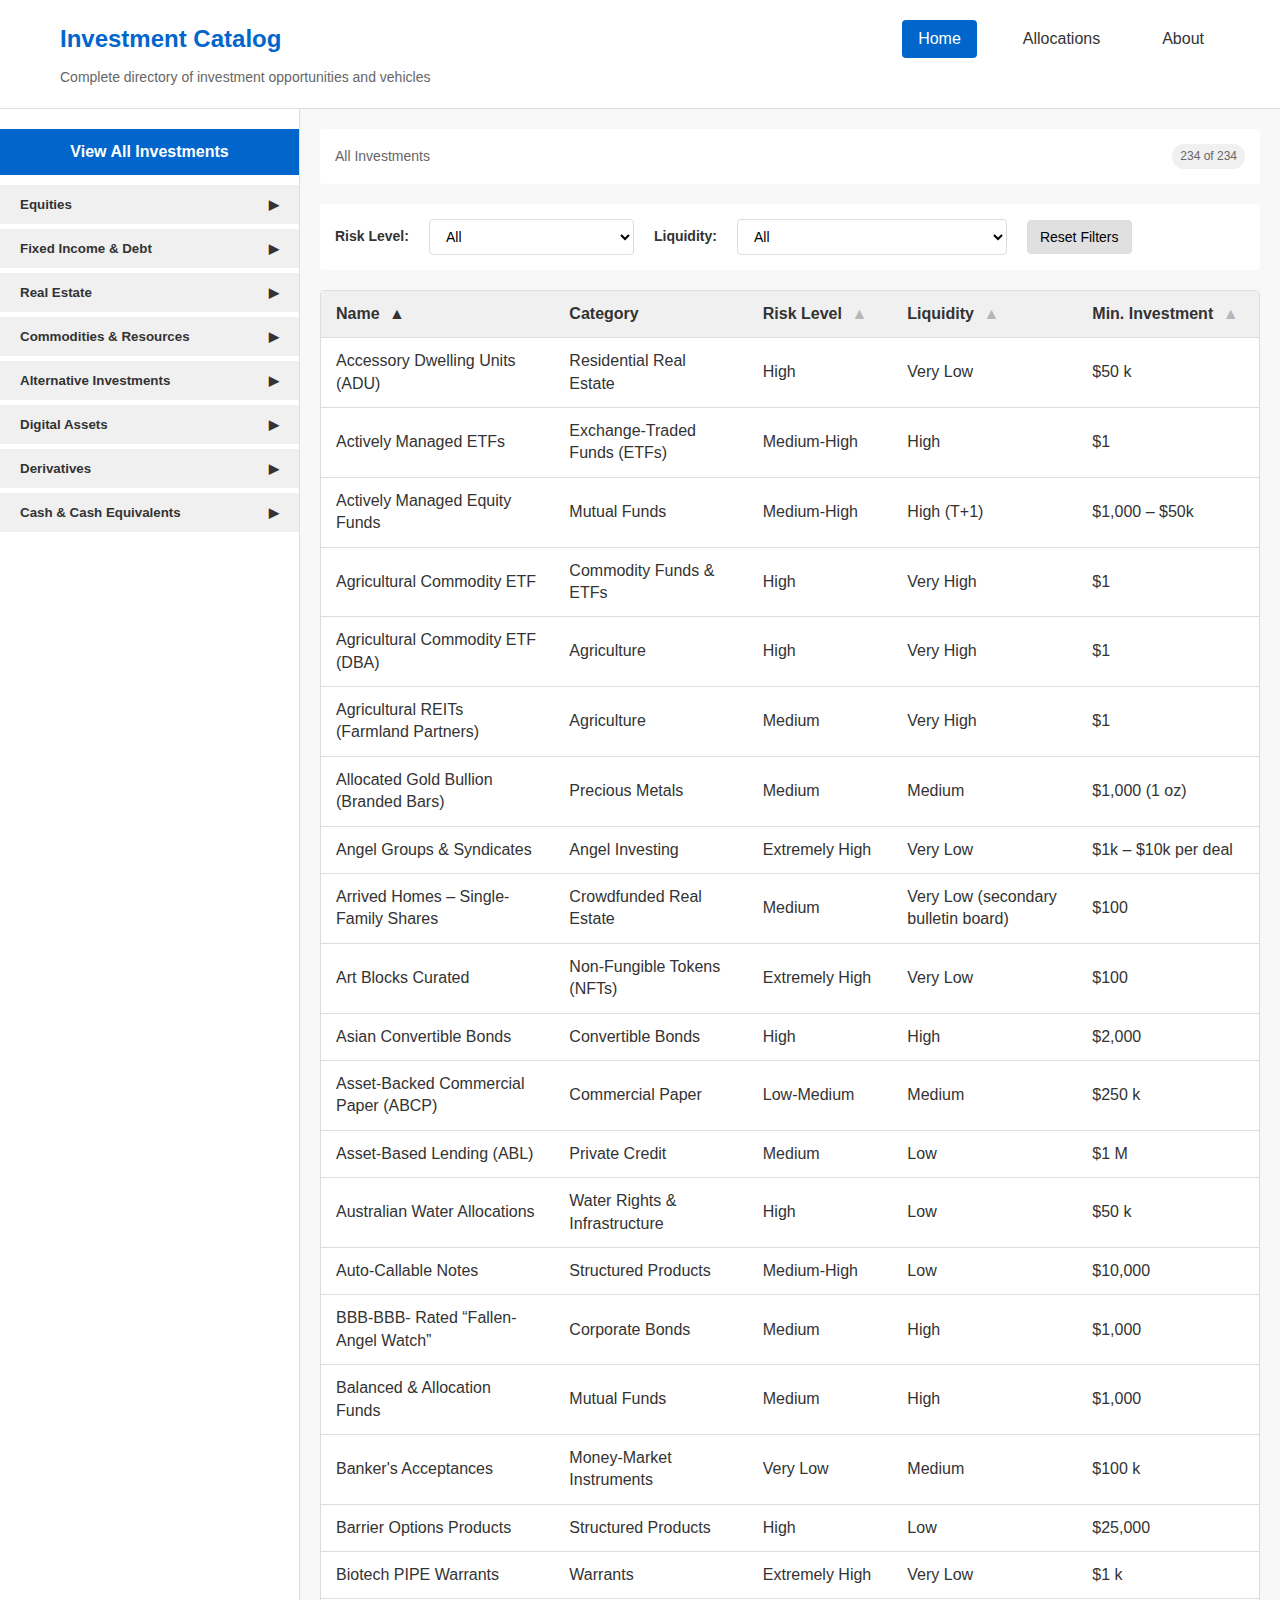
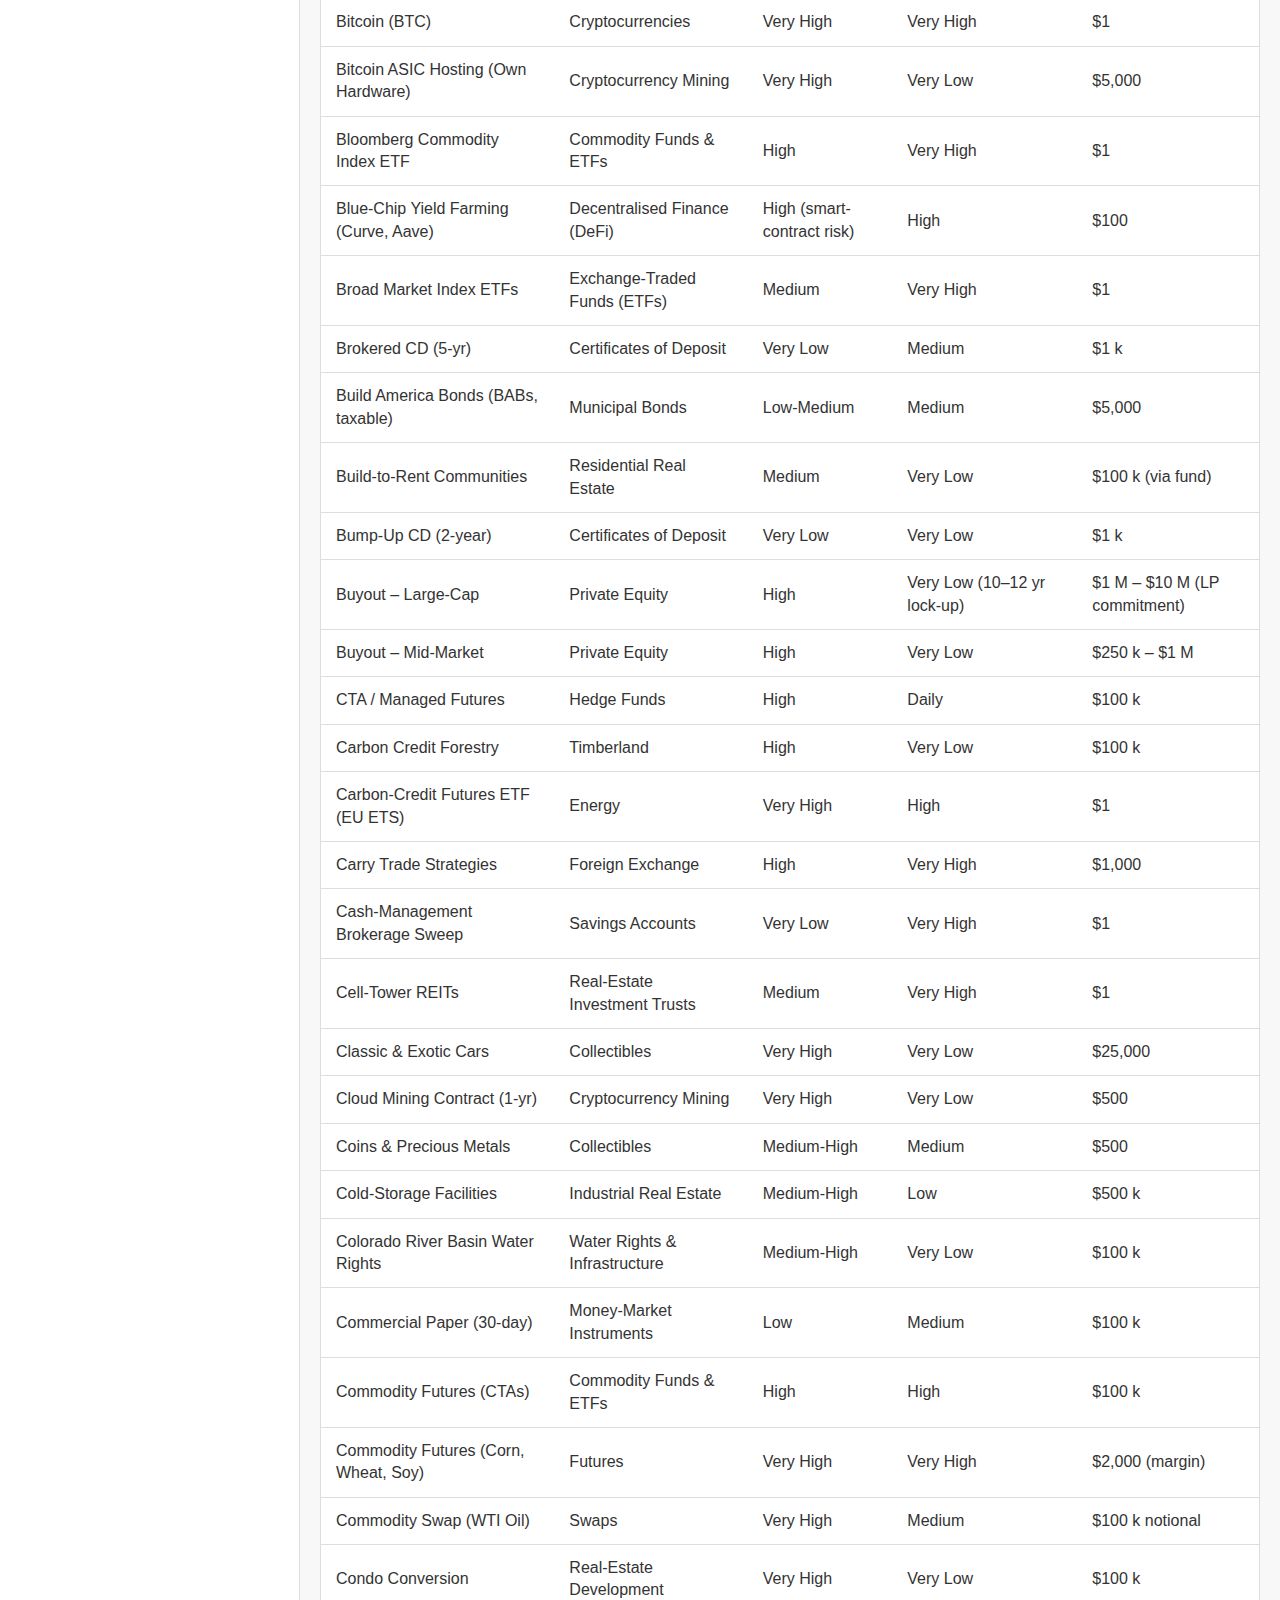
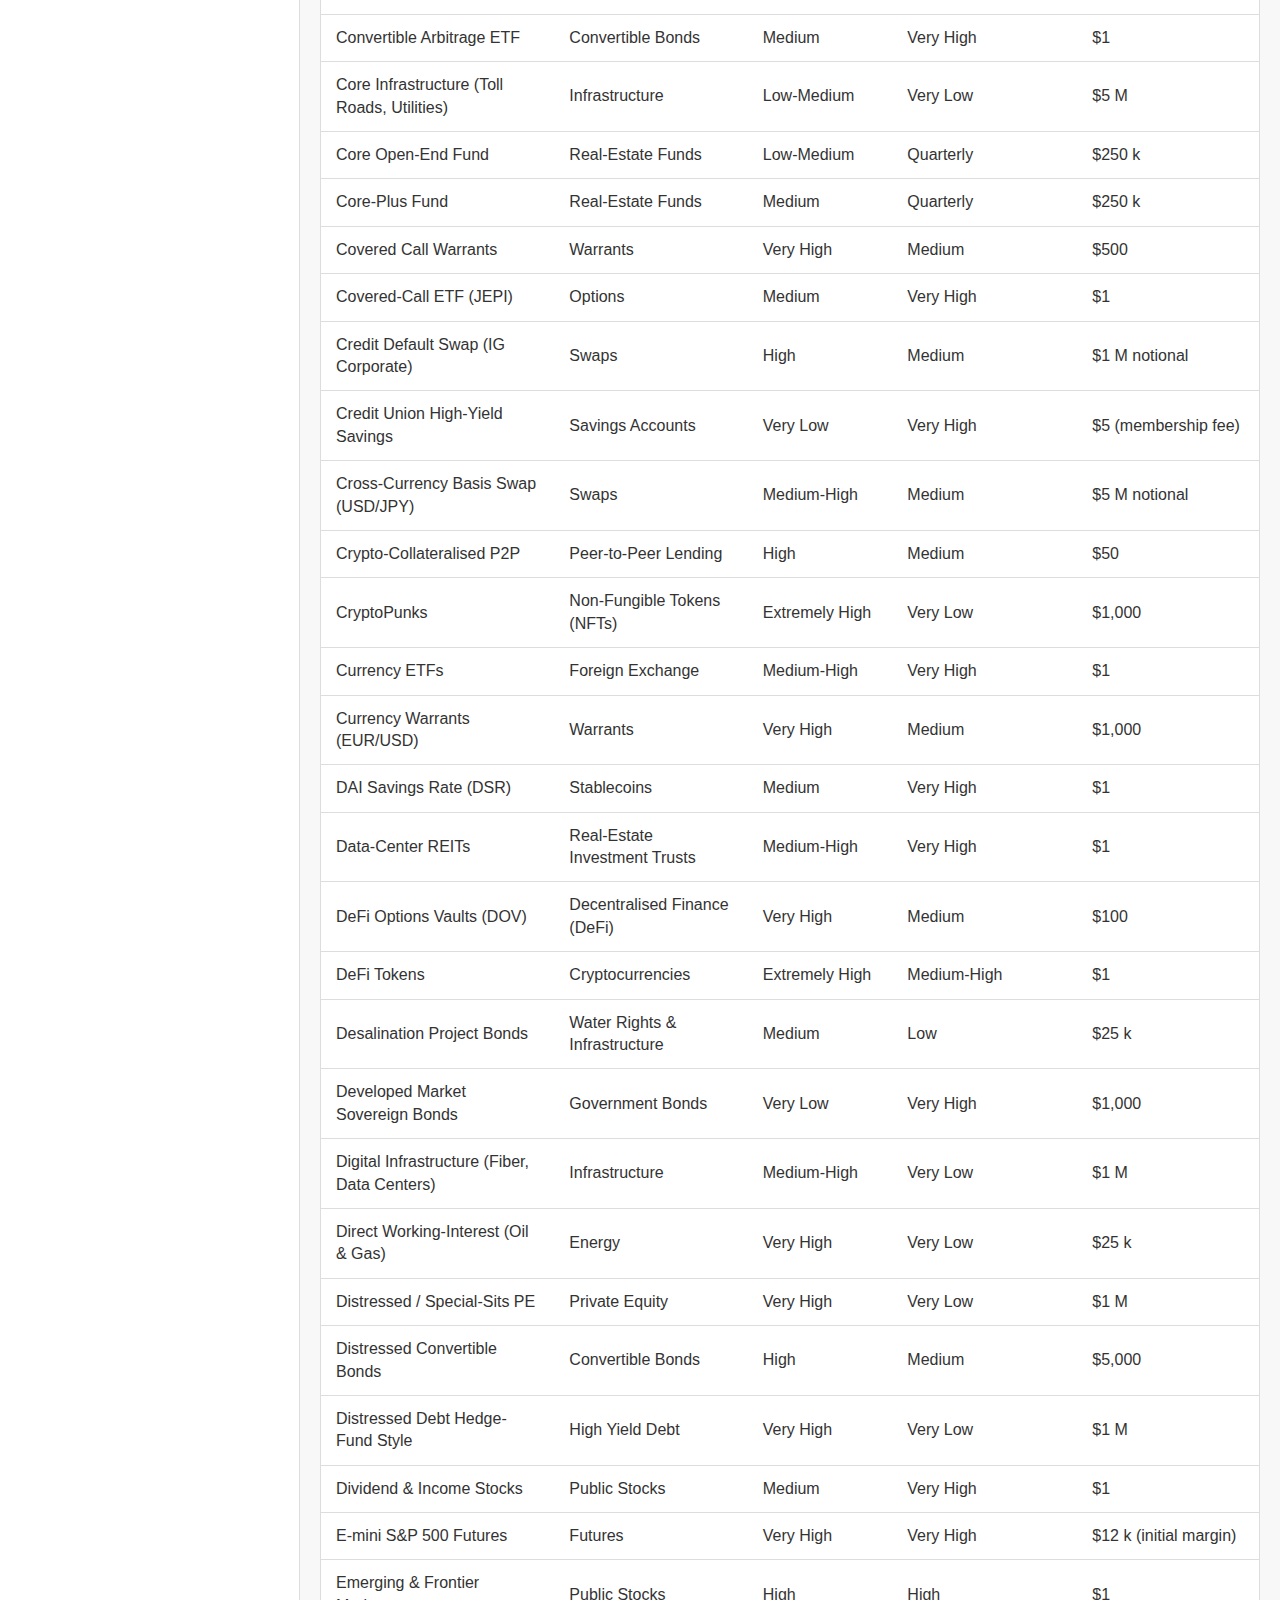
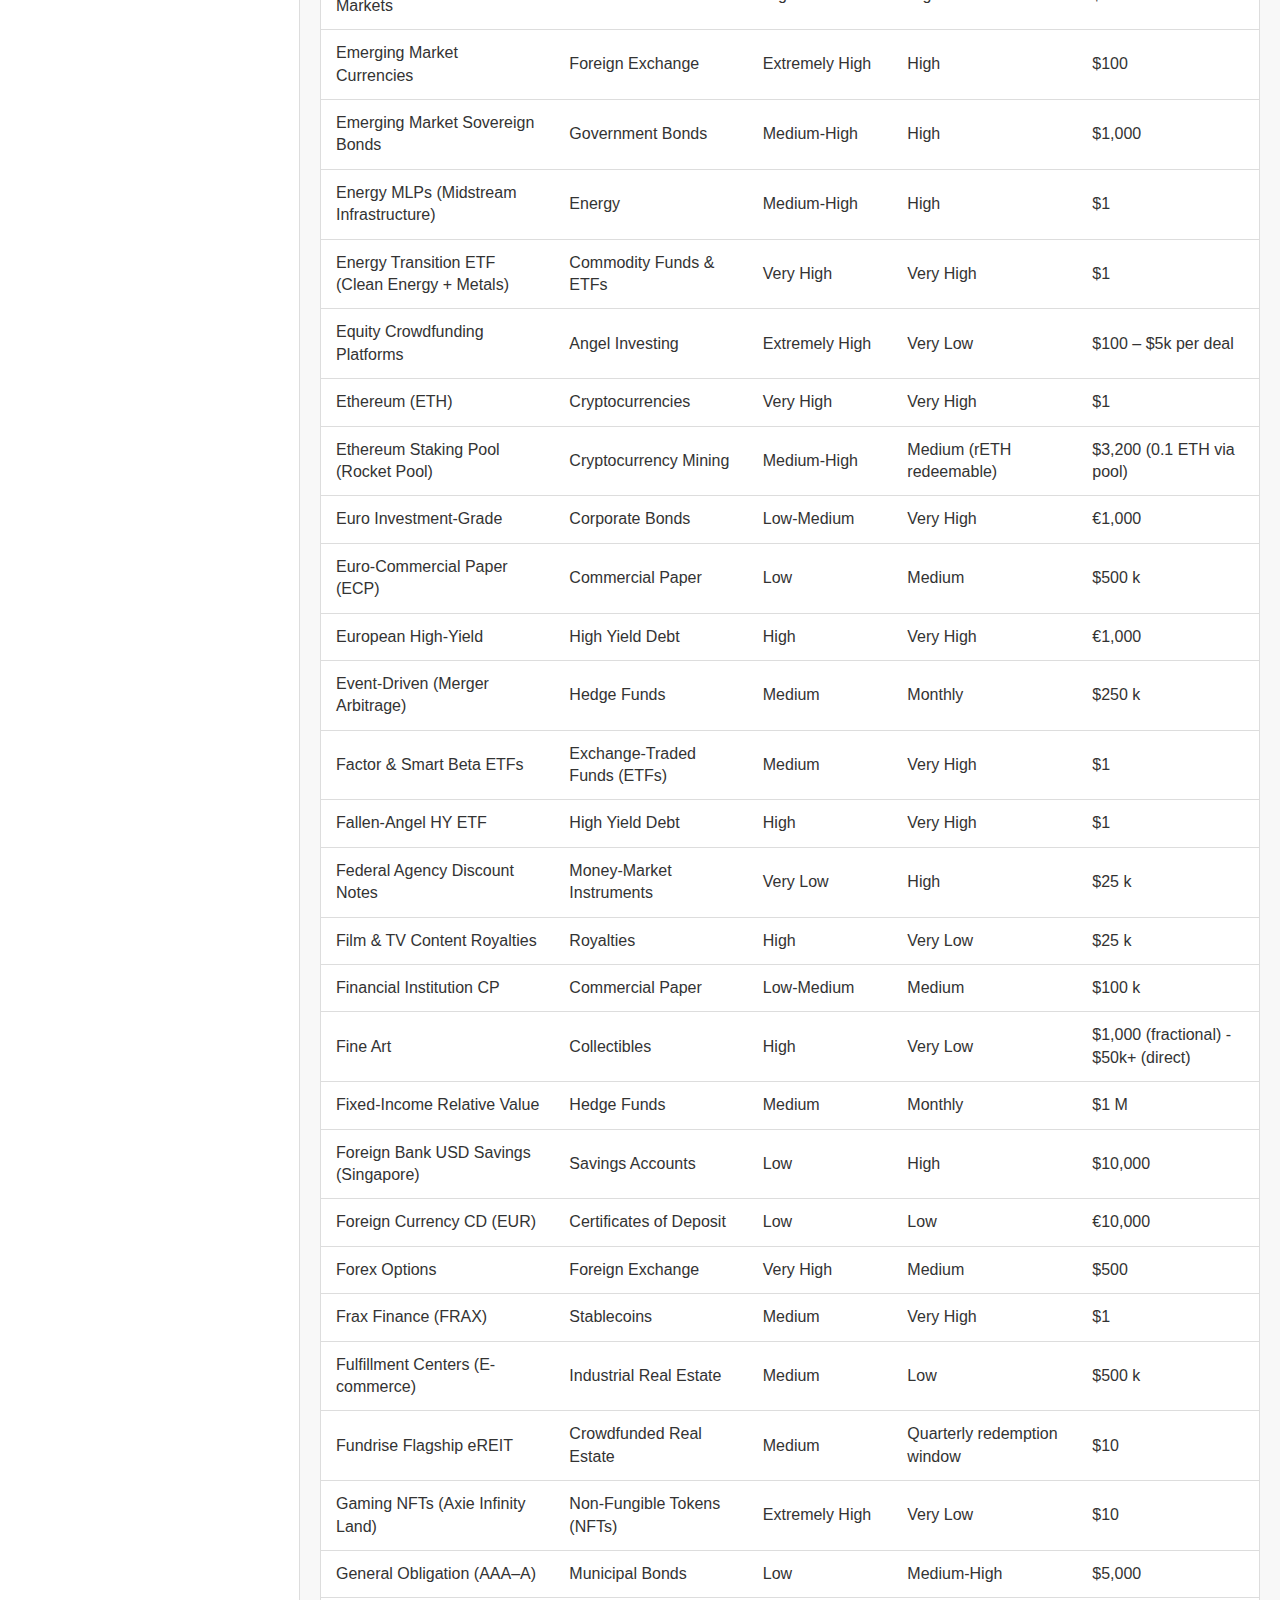
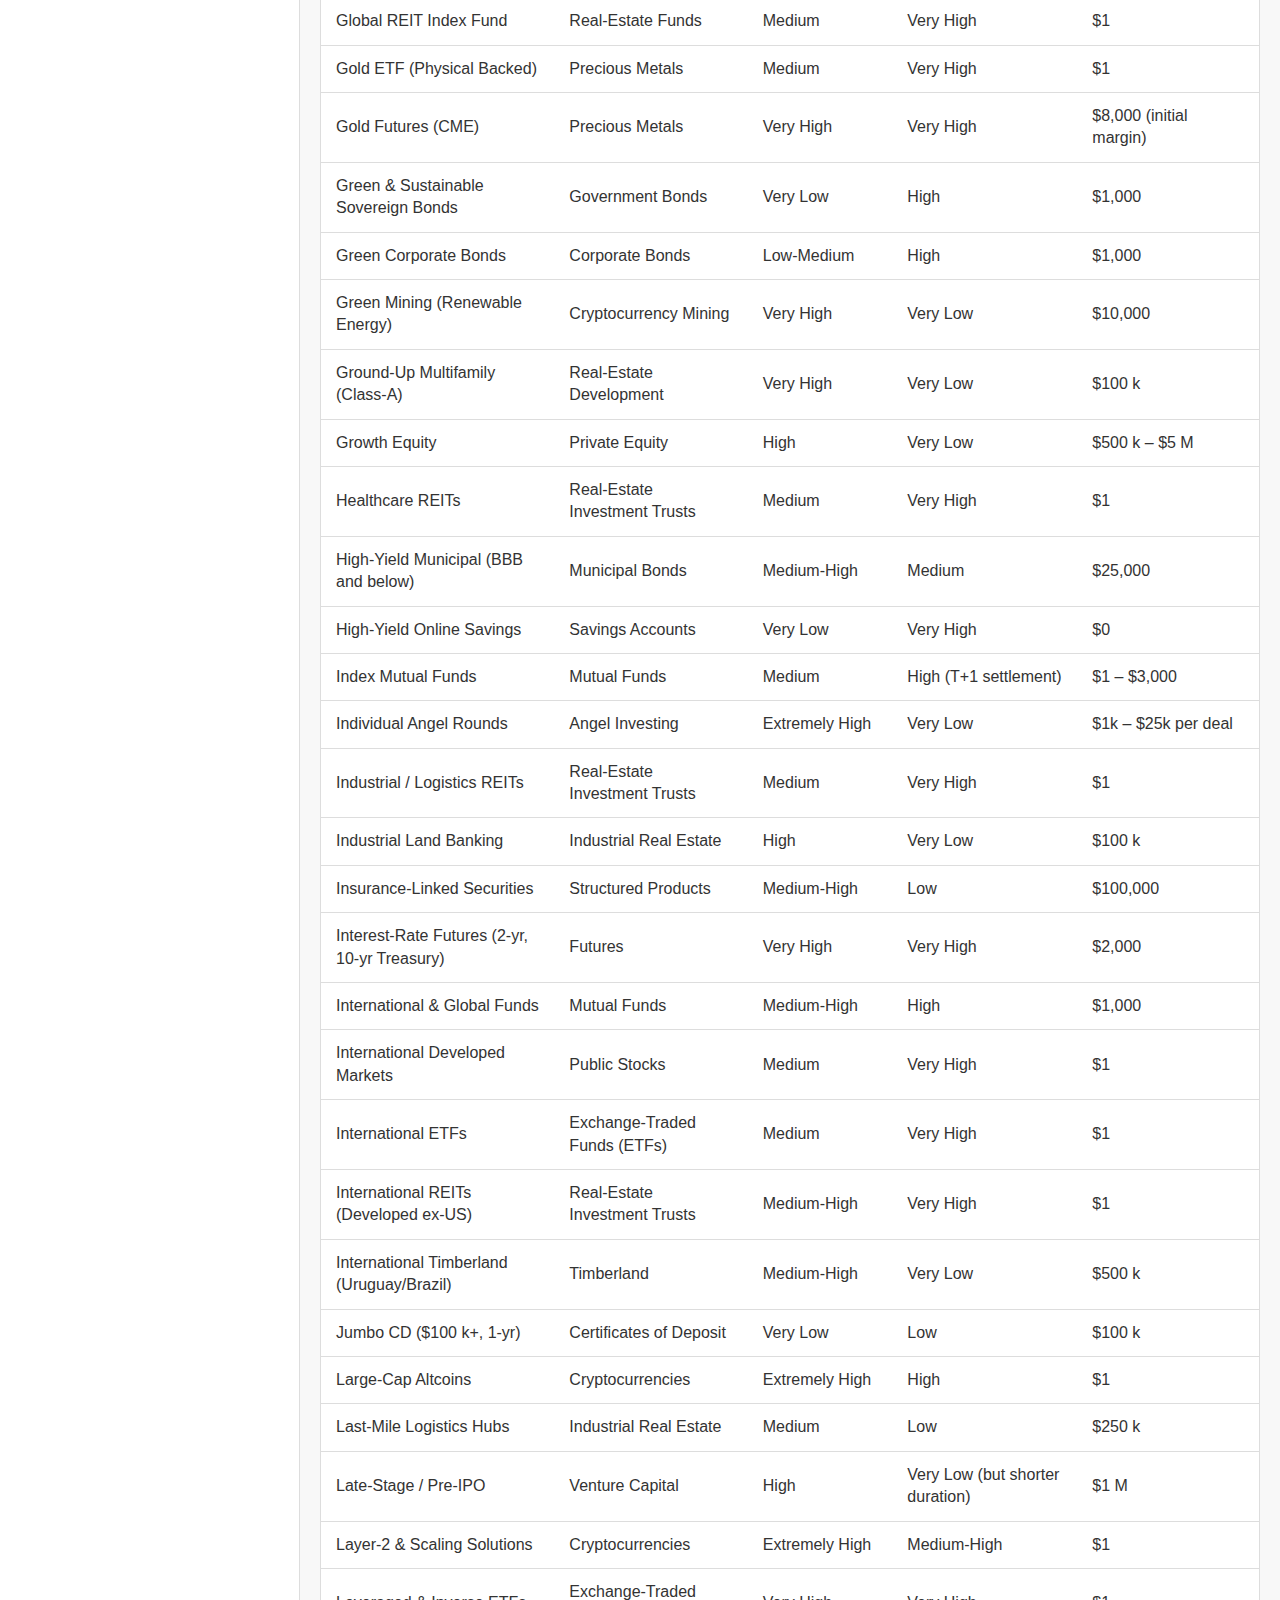
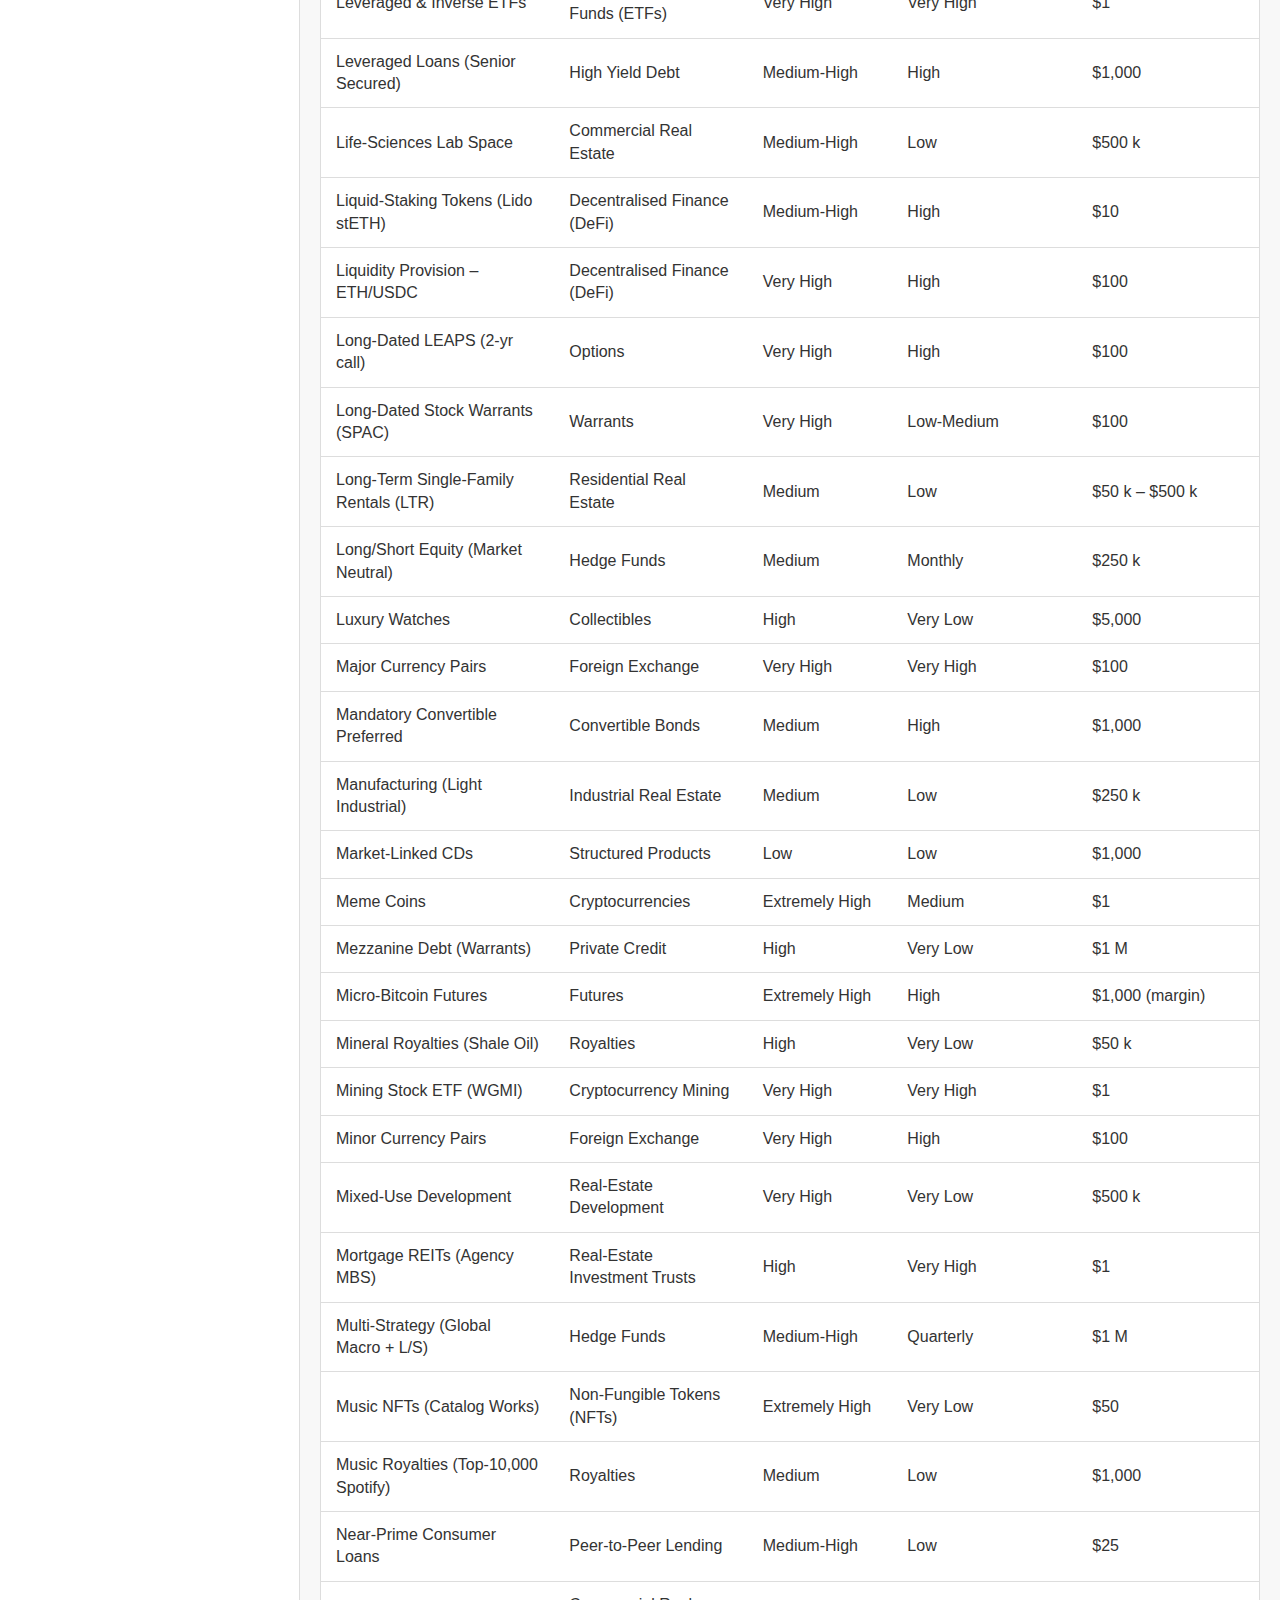
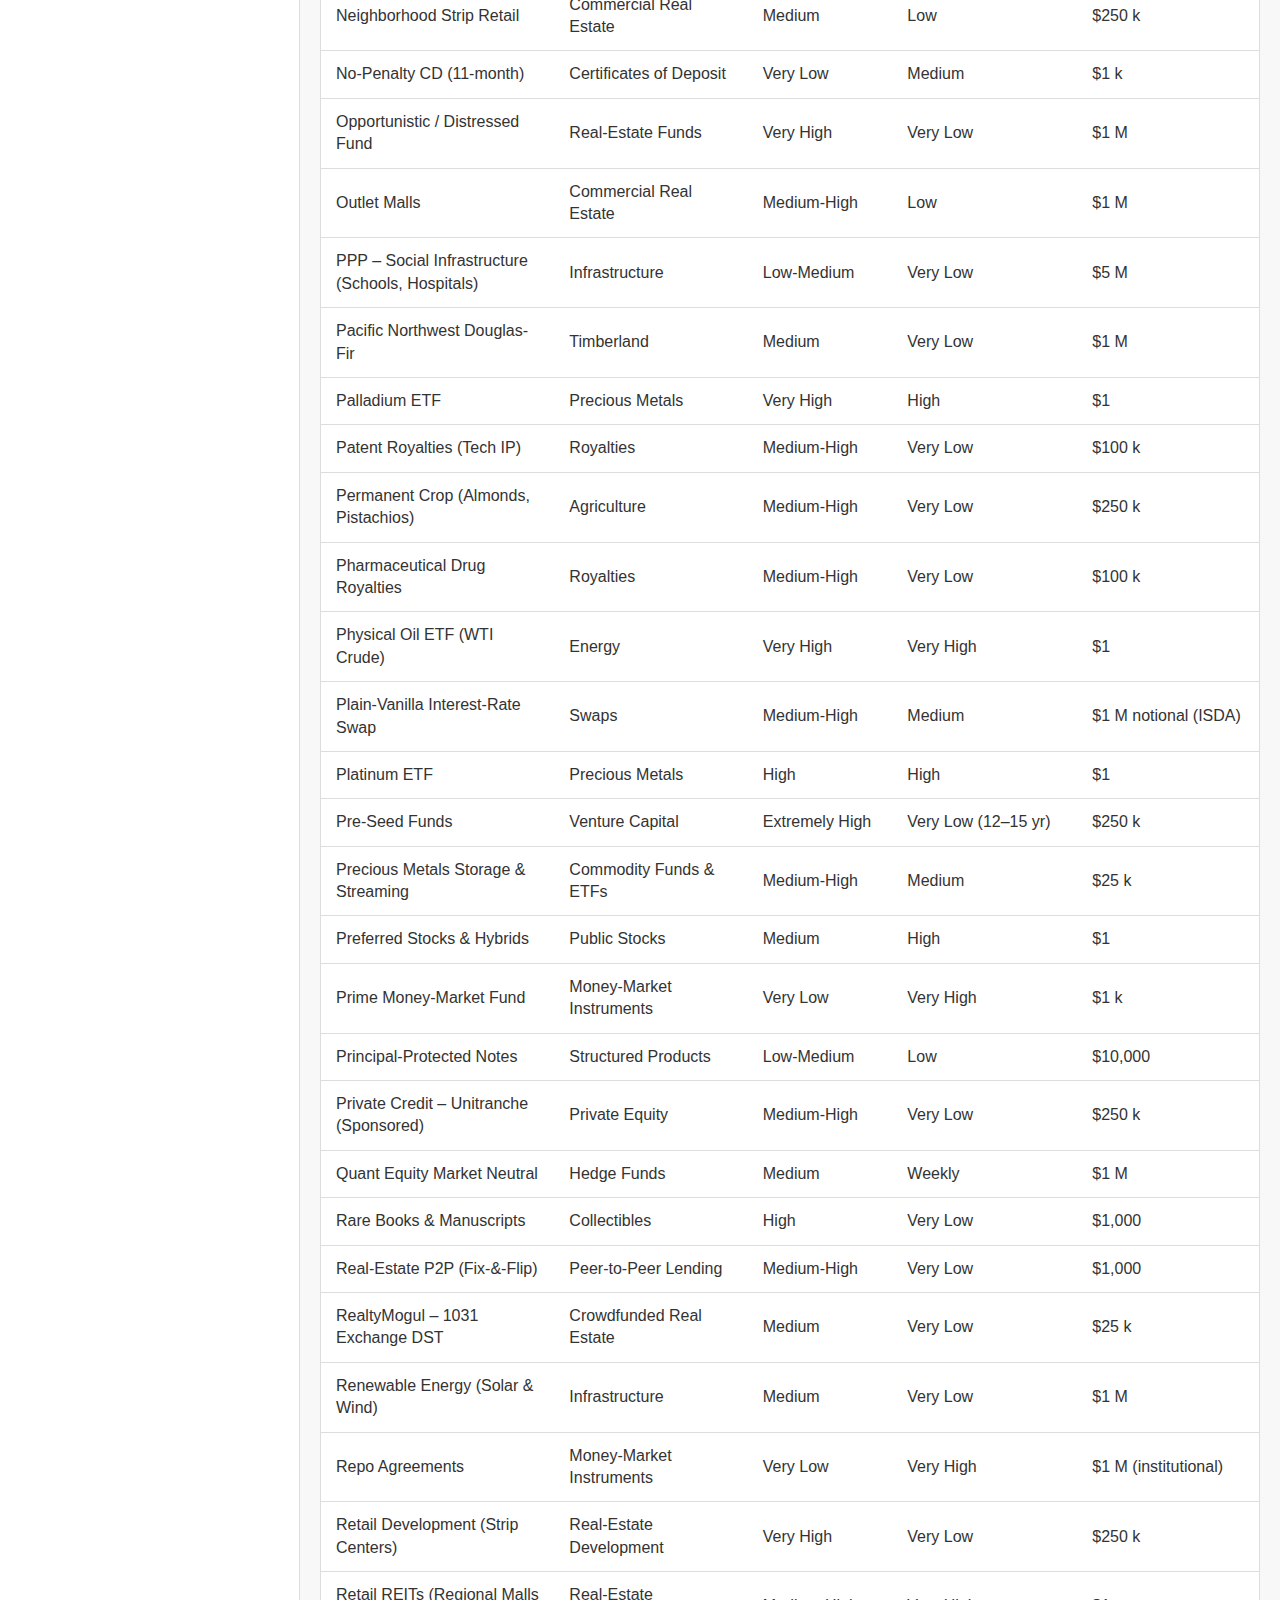
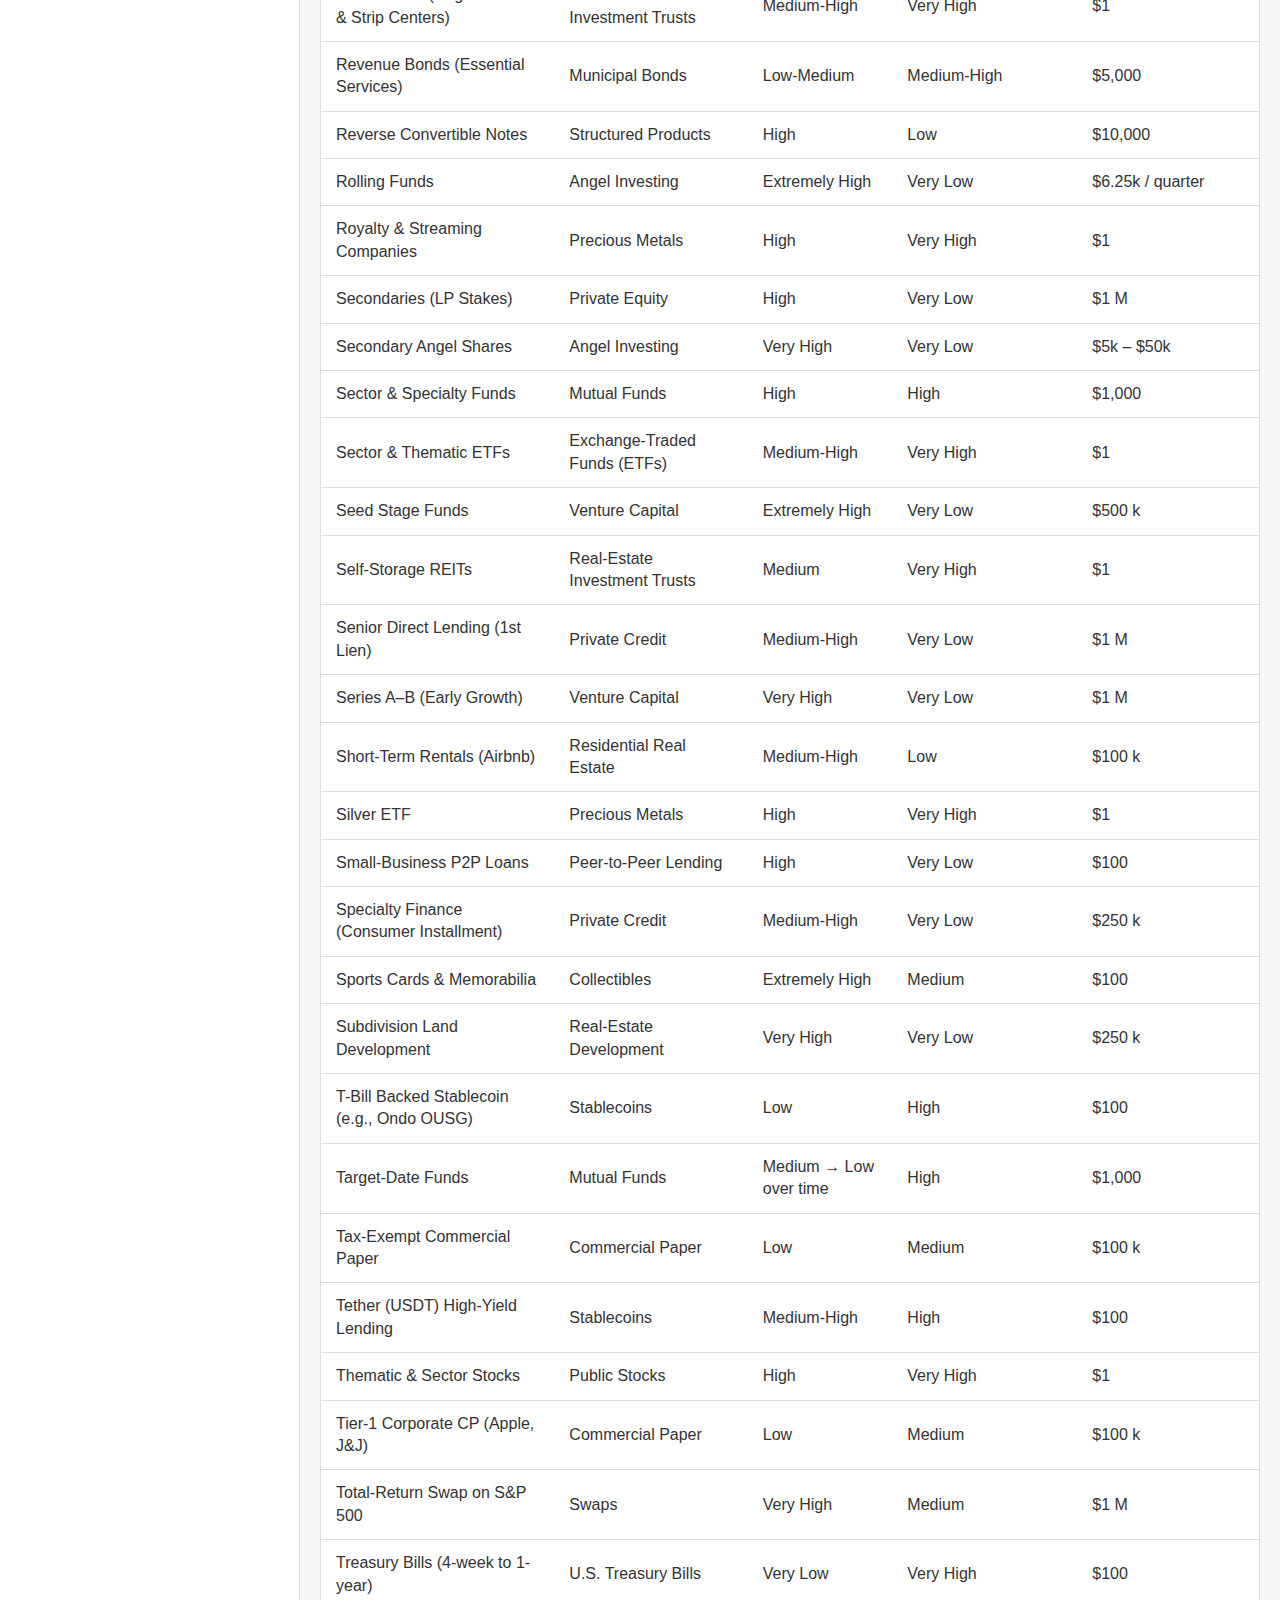
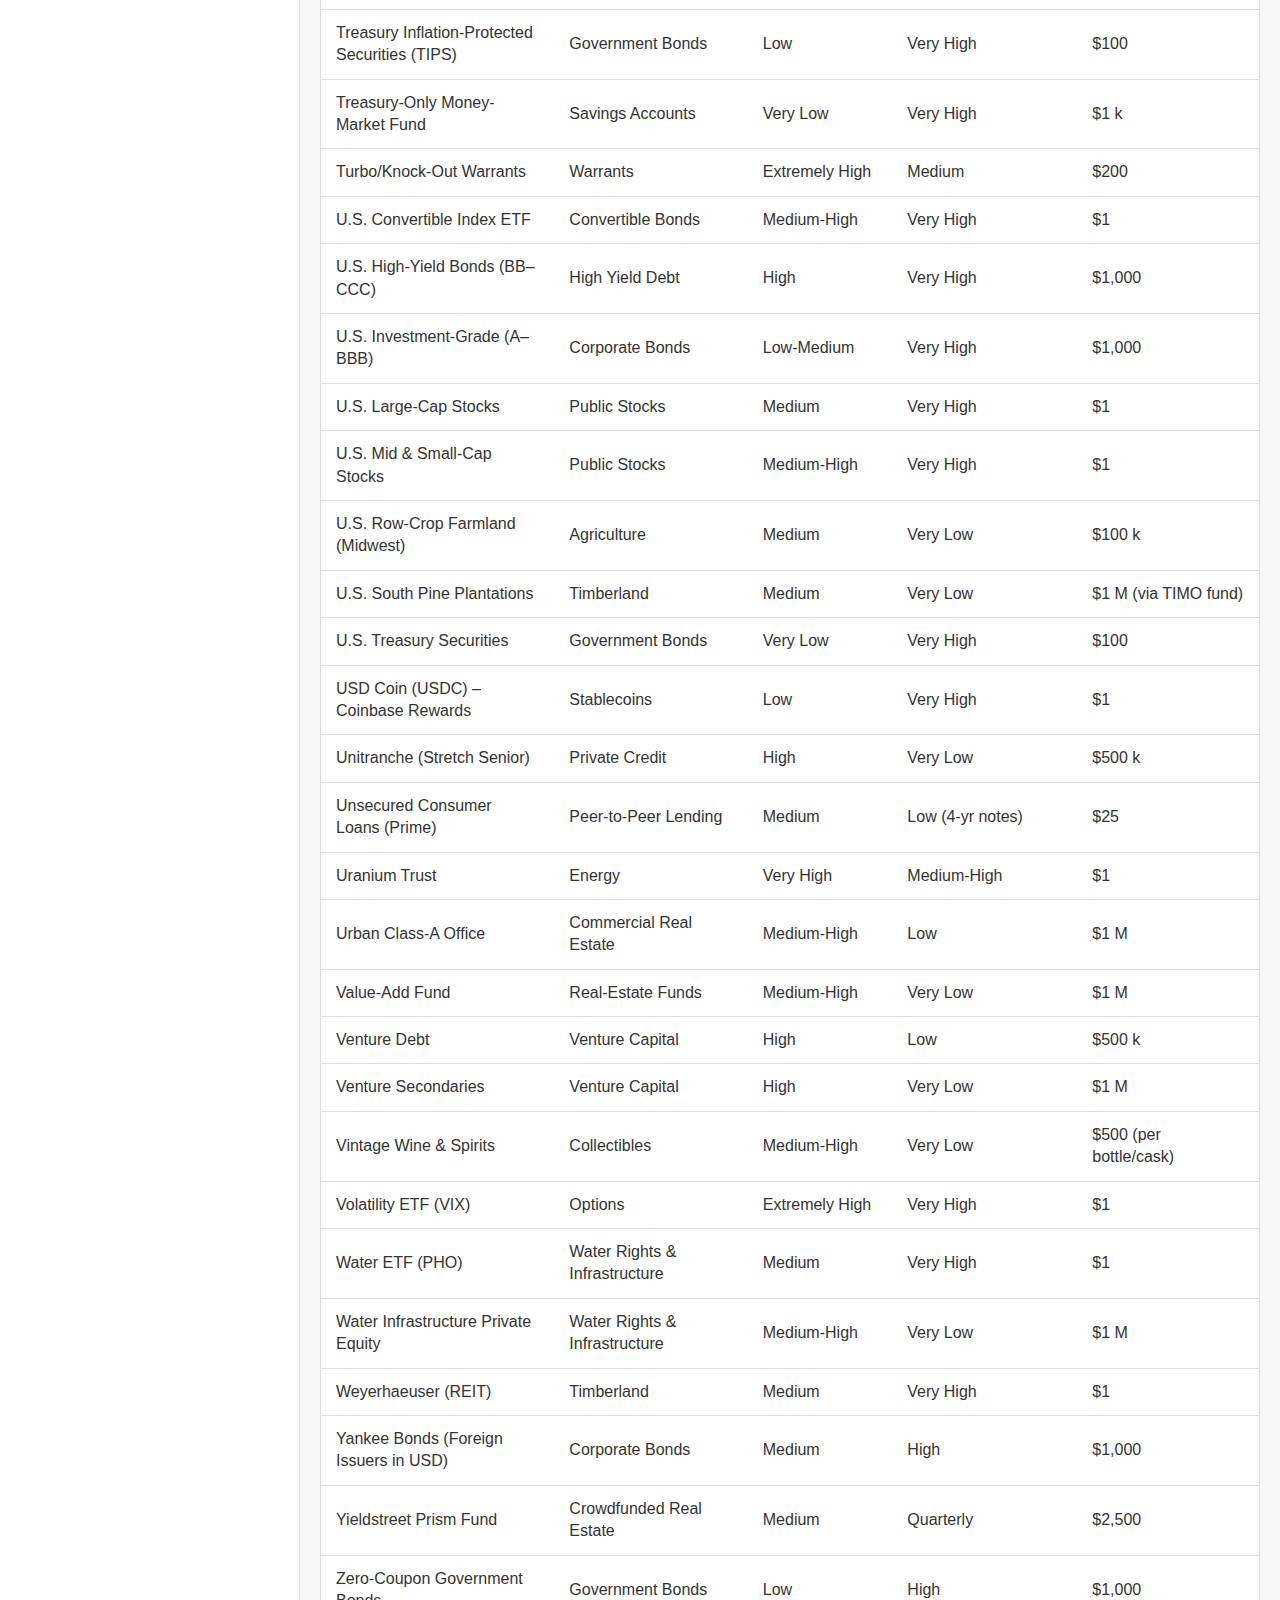
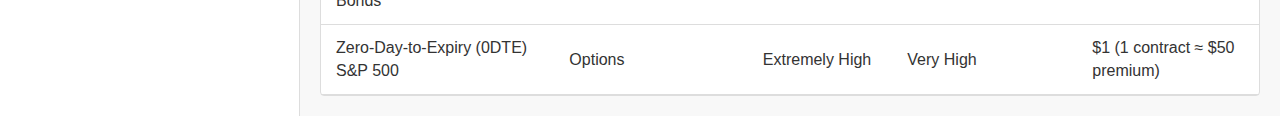
<file: index.html>
<!DOCTYPE html>
<html lang="en">
<head>
    <meta charset="UTF-8">
    <meta name="viewport" content="width=device-width, initial-scale=1.0">
    <title>Investment Catalog</title>
    <link rel="stylesheet" href="styles.css">
</head>
<body>
    <header class="header">
        <div class="container">
            <div class="header-content">
                <div class="logo">Investment Catalog</div>
                <nav class="nav">
                    <a href="index.html" class="nav-link active">Home</a>
                    <a href="allocations.html" class="nav-link">Allocations</a>
                    <a href="about.html" class="nav-link">About</a>
                </nav>
            </div>
            <div class="tagline">Complete directory of investment opportunities and vehicles</div>
        </div>
    </header>

    <div class="main-content">
        <aside class="sidebar" id="sidebar">
             <!-- Sidebar content will be built by JS -->
        </aside>

        <div class="content-area">
            <div class="breadcrumb" id="breadcrumb">
                <span>All Investments</span>
                <span class="breadcrumb-counter" id="breadcrumb-counter">0 of 0</span>
            </div>
            
            <div id="filters">
                <label for="risk-filter">Risk Level:</label>
                <select id="risk-filter">
                    <option value="all">All</option>
                </select>

                <label for="liquidity-filter">Liquidity:</label>
                <select id="liquidity-filter">
                    <option value="all">All</option>
                </select>
                
                <button id="reset-filters">Reset Filters</button>
            </div>

            <div id="content" class="table-container">
                <!-- Table will be rendered here by JS -->
            </div>
        </div>
    </div>

    <!-- Investment Detail Modal -->
    <div id="investmentModal" class="modal">
        <div class="modal-content">
            <span class="close">&times;</span>
            <div class="modal-header">
                <h2 id="modalTitle"></h2>
                <span id="modalIcon" class="modal-icon"></span>
            </div>
            <div class="modal-body">
                <div class="modal-section">
                    <h3>Description</h3>
                    <p id="modalDescription"></p>
                </div>
                <div class="modal-grid">
                    <div class="modal-section">
                        <h3>Expected Return</h3>
                        <p id="modalReturn"></p>
                    </div>
                    <div class="modal-section">
                        <h3>Risk Level</h3>
                        <p id="modalRisk"></p>
                    </div>
                    <div class="modal-section">
                        <h3>Liquidity</h3>
                        <p id="modalLiquidity"></p>
                    </div>
                    <div class="modal-section">
                        <h3>Minimum Investment</h3>
                        <p id="modalMinInvestment"></p>
                    </div>
                </div>
                <div class="modal-section">
                    <h3>Category</h3>
                    <p id="modalCategory"></p>
                </div>
            </div>
        </div>
    </div>

    <script src="data.js"></script>
    <script src="script.js"></script>
</body>
</html>
</file>
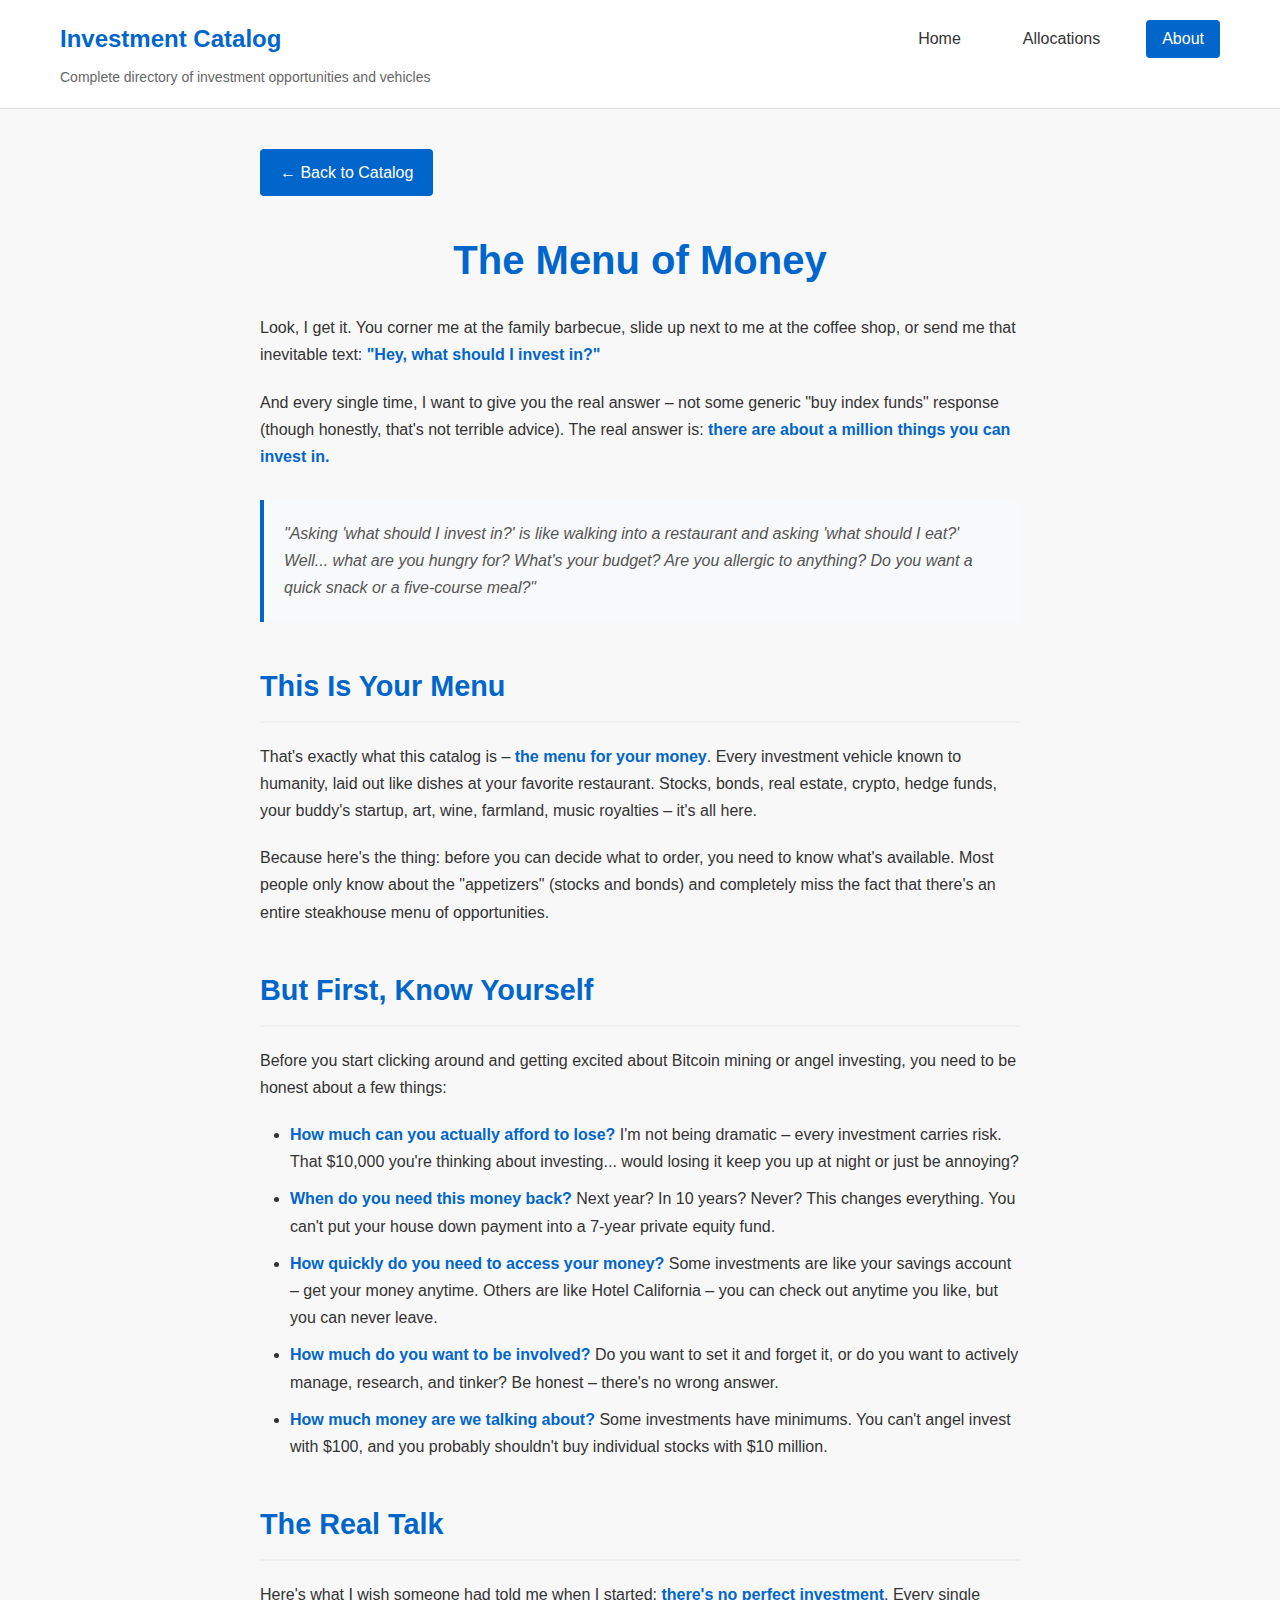
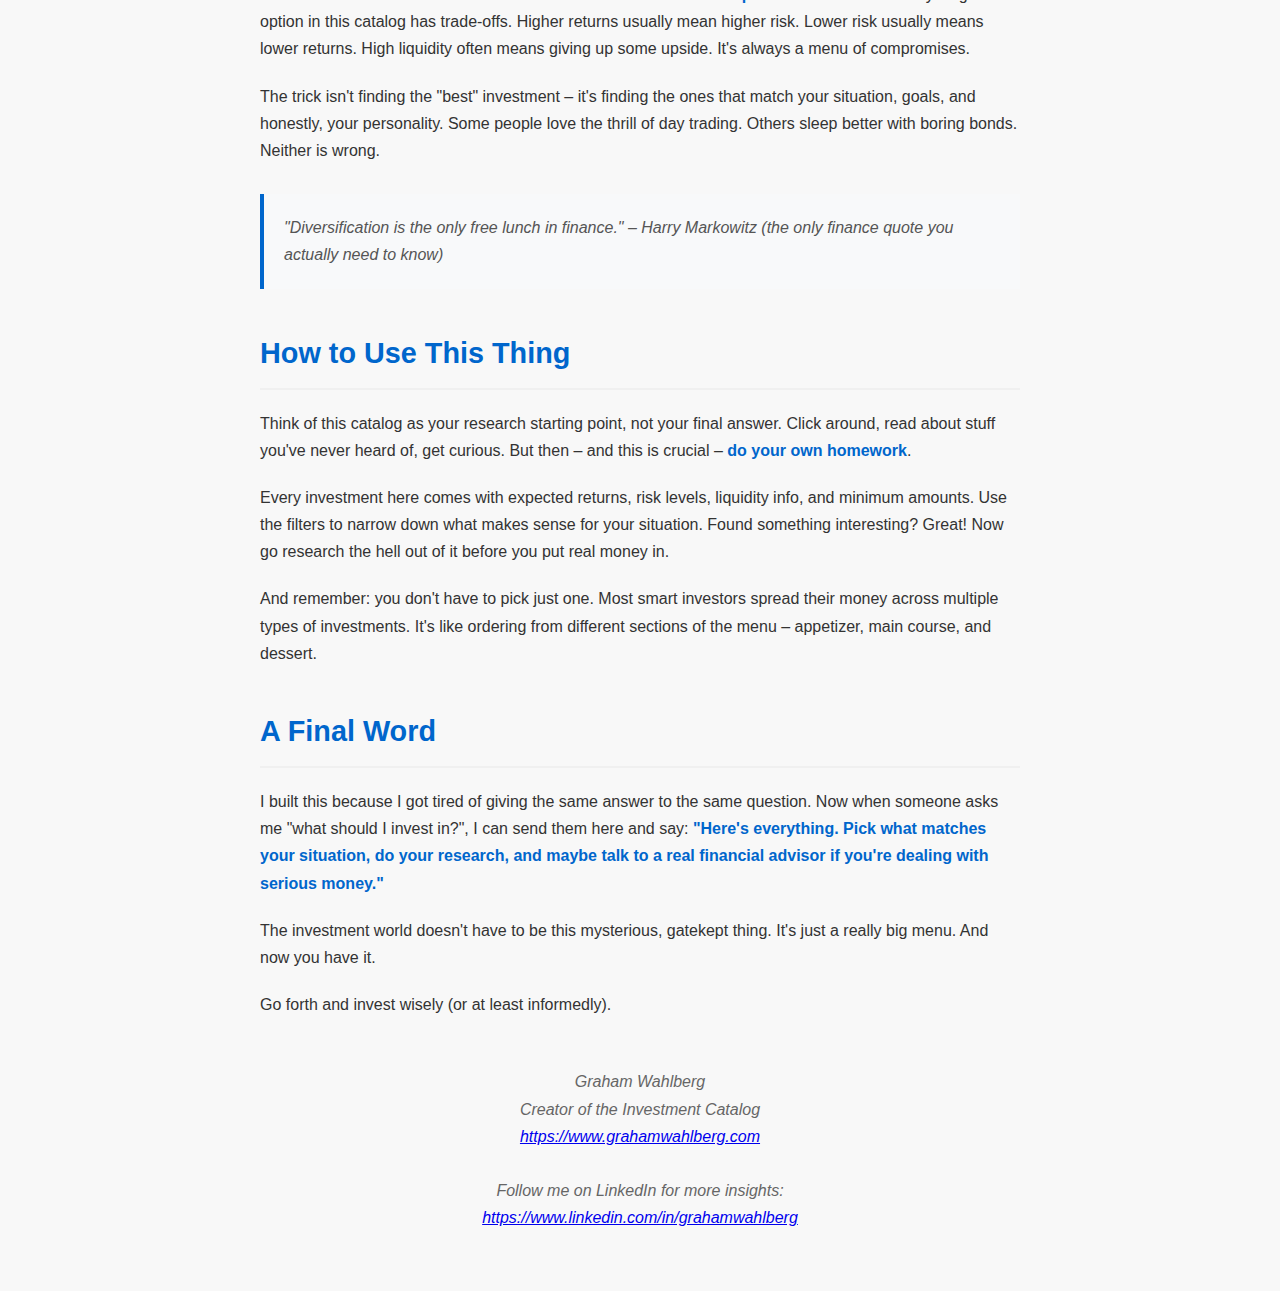
<file: about.html>
<!DOCTYPE html>
<html lang="en">
<head>
    <meta charset="UTF-8">
    <meta name="viewport" content="width=device-width, initial-scale=1.0">
    <title>About - Investment Catalog</title>
    <link rel="stylesheet" href="styles.css">
    <style>
        .about-content {
            max-width: 800px;
            margin: 0 auto;
            padding: 40px 20px;
            line-height: 1.7;
        }
        
        .about-content h1 {
            color: #0066cc;
            font-size: 2.5em;
            margin-bottom: 20px;
            text-align: center;
        }
        
        .about-content h2 {
            color: #0066cc;
            font-size: 1.8em;
            margin: 40px 0 20px 0;
            border-bottom: 2px solid #f0f0f0;
            padding-bottom: 10px;
        }
        
        .about-content p {
            margin-bottom: 20px;
            color: #333;
            font-size: 16px;
        }
        
        .about-content blockquote {
            background: #f8f9fa;
            border-left: 4px solid #0066cc;
            padding: 20px;
            margin: 30px 0;
            font-style: italic;
            color: #555;
        }
        
        .about-content ul {
            margin: 20px 0;
            padding-left: 30px;
        }
        
        .about-content li {
            margin-bottom: 10px;
            color: #333;
        }
        
        .about-content strong {
            color: #0066cc;
        }
        
        .back-link {
            display: inline-block;
            background: #0066cc;
            color: white;
            padding: 10px 20px;
            text-decoration: none;
            border-radius: 4px;
            margin-bottom: 30px;
        }
        
        .back-link:hover {
            background: #0055aa;
        }
    </style>
</head>
<body>
    <header class="header">
        <div class="container">
            <div class="header-content">
                <div class="logo">Investment Catalog</div>
                <nav class="nav">
                    <a href="index.html" class="nav-link">Home</a>
                    <a href="allocations.html" class="nav-link">Allocations</a>
                    <a href="about.html" class="nav-link active">About</a>
                </nav>
            </div>
            <div class="tagline">Complete directory of investment opportunities and vehicles</div>
        </div>
    </header>

    <div class="about-content">
        <a href="index.html" class="back-link">← Back to Catalog</a>
        
        <h1>The Menu of Money</h1>
        
        <p>Look, I get it. You corner me at the family barbecue, slide up next to me at the coffee shop, or send me that inevitable text: <strong>"Hey, what should I invest in?"</strong></p>
        
        <p>And every single time, I want to give you the real answer – not some generic "buy index funds" response (though honestly, that's not terrible advice). The real answer is: <strong>there are about a million things you can invest in.</strong></p>
        
        <blockquote>
            "Asking 'what should I invest in?' is like walking into a restaurant and asking 'what should I eat?' Well... what are you hungry for? What's your budget? Are you allergic to anything? Do you want a quick snack or a five-course meal?"
        </blockquote>
        
        <h2>This Is Your Menu</h2>
        
        <p>That's exactly what this catalog is – <strong>the menu for your money</strong>. Every investment vehicle known to humanity, laid out like dishes at your favorite restaurant. Stocks, bonds, real estate, crypto, hedge funds, your buddy's startup, art, wine, farmland, music royalties – it's all here.</p>
        
        <p>Because here's the thing: before you can decide what to order, you need to know what's available. Most people only know about the "appetizers" (stocks and bonds) and completely miss the fact that there's an entire steakhouse menu of opportunities.</p>
        
        <h2>But First, Know Yourself</h2>
        
        <p>Before you start clicking around and getting excited about Bitcoin mining or angel investing, you need to be honest about a few things:</p>
        
        <ul>
            <li><strong>How much can you actually afford to lose?</strong> I'm not being dramatic – every investment carries risk. That $10,000 you're thinking about investing... would losing it keep you up at night or just be annoying?</li>
            
            <li><strong>When do you need this money back?</strong> Next year? In 10 years? Never? This changes everything. You can't put your house down payment into a 7-year private equity fund.</li>
            
            <li><strong>How quickly do you need to access your money?</strong> Some investments are like your savings account – get your money anytime. Others are like Hotel California – you can check out anytime you like, but you can never leave.</li>
            
            <li><strong>How much do you want to be involved?</strong> Do you want to set it and forget it, or do you want to actively manage, research, and tinker? Be honest – there's no wrong answer.</li>
            
            <li><strong>How much money are we talking about?</strong> Some investments have minimums. You can't angel invest with $100, and you probably shouldn't buy individual stocks with $10 million.</li>
        </ul>
        
        <h2>The Real Talk</h2>
        
        <p>Here's what I wish someone had told me when I started: <strong>there's no perfect investment</strong>. Every single option in this catalog has trade-offs. Higher returns usually mean higher risk. Lower risk usually means lower returns. High liquidity often means giving up some upside. It's always a menu of compromises.</p>
        
        <p>The trick isn't finding the "best" investment – it's finding the ones that match your situation, goals, and honestly, your personality. Some people love the thrill of day trading. Others sleep better with boring bonds. Neither is wrong.</p>
        
        <blockquote>
            "Diversification is the only free lunch in finance." – Harry Markowitz (the only finance quote you actually need to know)
        </blockquote>
        
        <h2>How to Use This Thing</h2>
        
        <p>Think of this catalog as your research starting point, not your final answer. Click around, read about stuff you've never heard of, get curious. But then – and this is crucial – <strong>do your own homework</strong>.</p>
        
        <p>Every investment here comes with expected returns, risk levels, liquidity info, and minimum amounts. Use the filters to narrow down what makes sense for your situation. Found something interesting? Great! Now go research the hell out of it before you put real money in.</p>
        
        <p>And remember: you don't have to pick just one. Most smart investors spread their money across multiple types of investments. It's like ordering from different sections of the menu – appetizer, main course, and dessert.</p>
        
        <h2>A Final Word</h2>
        
        <p>I built this because I got tired of giving the same answer to the same question. Now when someone asks me "what should I invest in?", I can send them here and say: <strong>"Here's everything. Pick what matches your situation, do your research, and maybe talk to a real financial advisor if you're dealing with serious money."</strong></p>
        
        <p>The investment world doesn't have to be this mysterious, gatekept thing. It's just a really big menu. And now you have it.</p>
        
        <p>Go forth and invest wisely (or at least informedly).</p>
        
        <p style="text-align: center; margin-top: 50px; color: #666; font-style: italic;">
            Graham Wahlberg<br>
            Creator of the Investment Catalog<br>
            <a href="https://www.grahamwahlberg.com" target="_blank" rel="noopener">https://www.grahamwahlberg.com</a><br>
            <br>
            Follow me on LinkedIn for more insights:<br>
            <a href="https://www.linkedin.com/in/grahamwahlberg" target="_blank" rel="noopener">https://www.linkedin.com/in/grahamwahlberg</a>
        </p>
    </div>
</body>
</html>
</file>
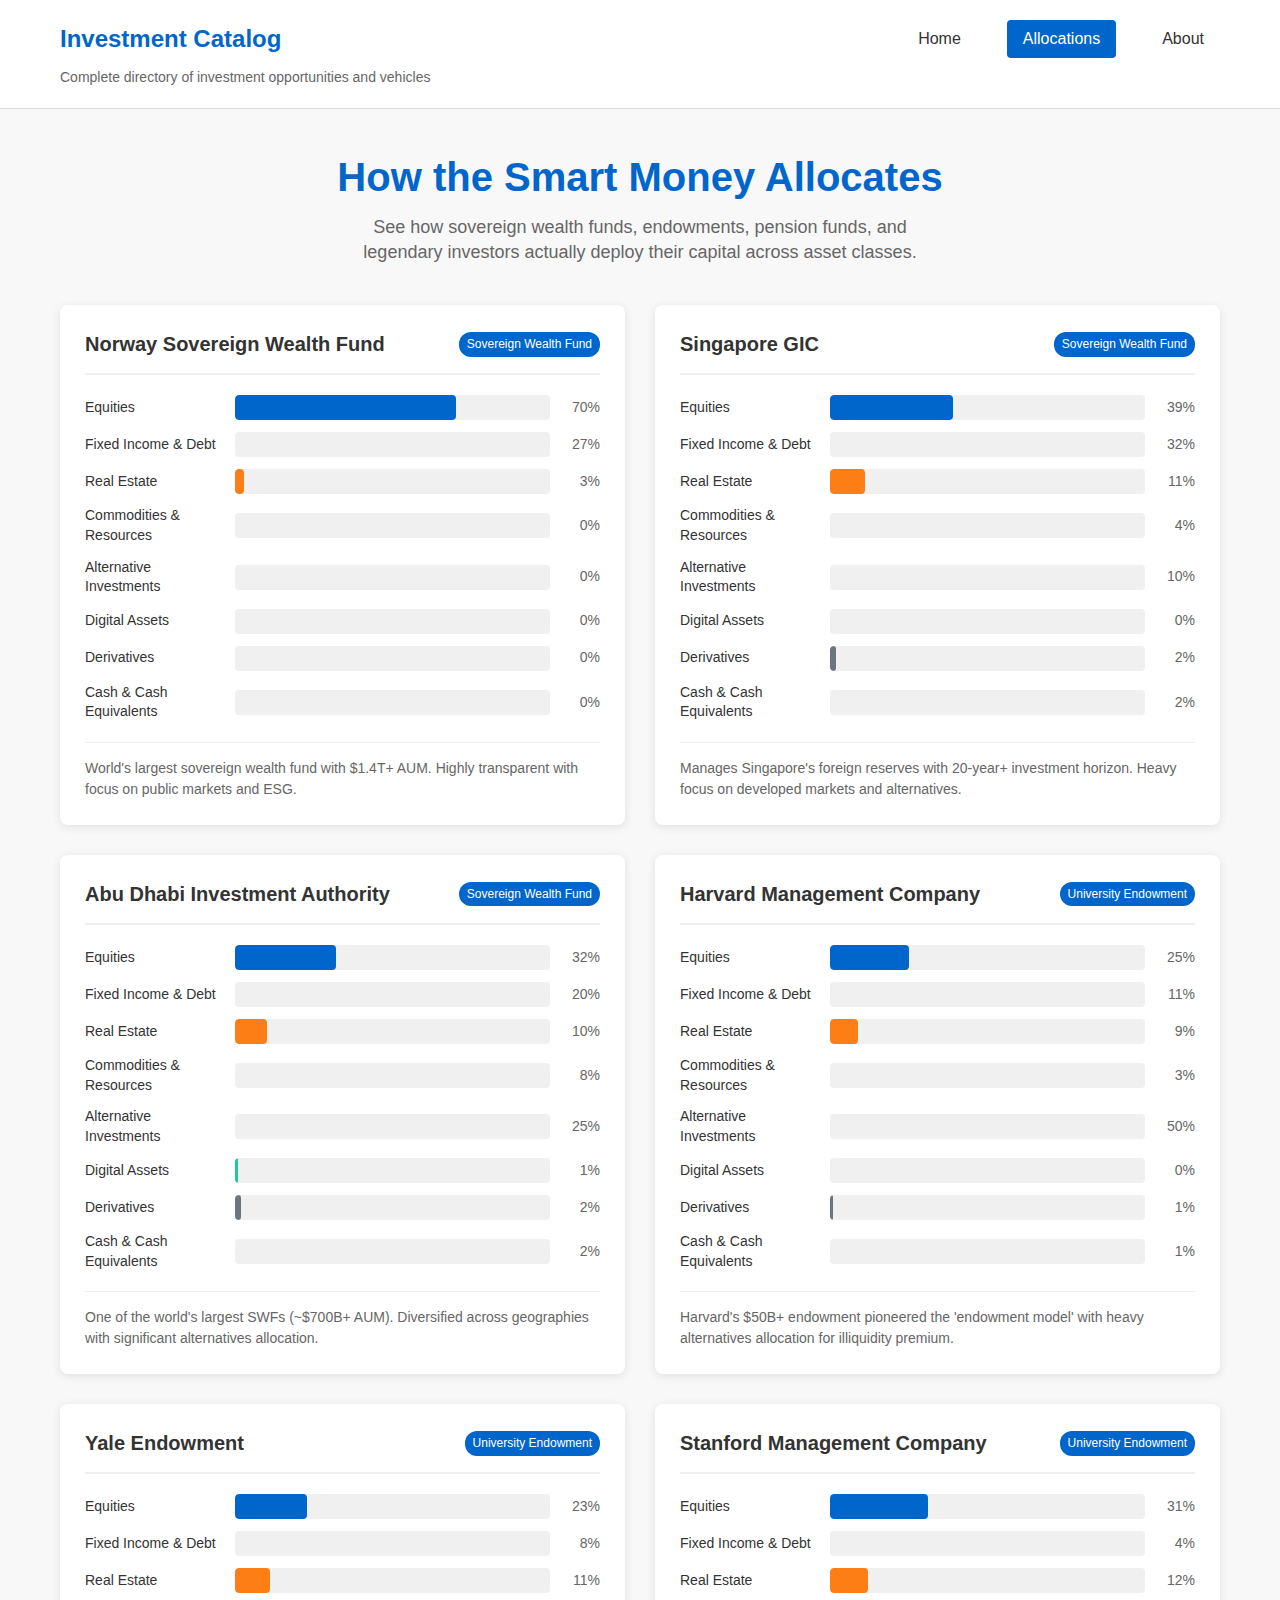
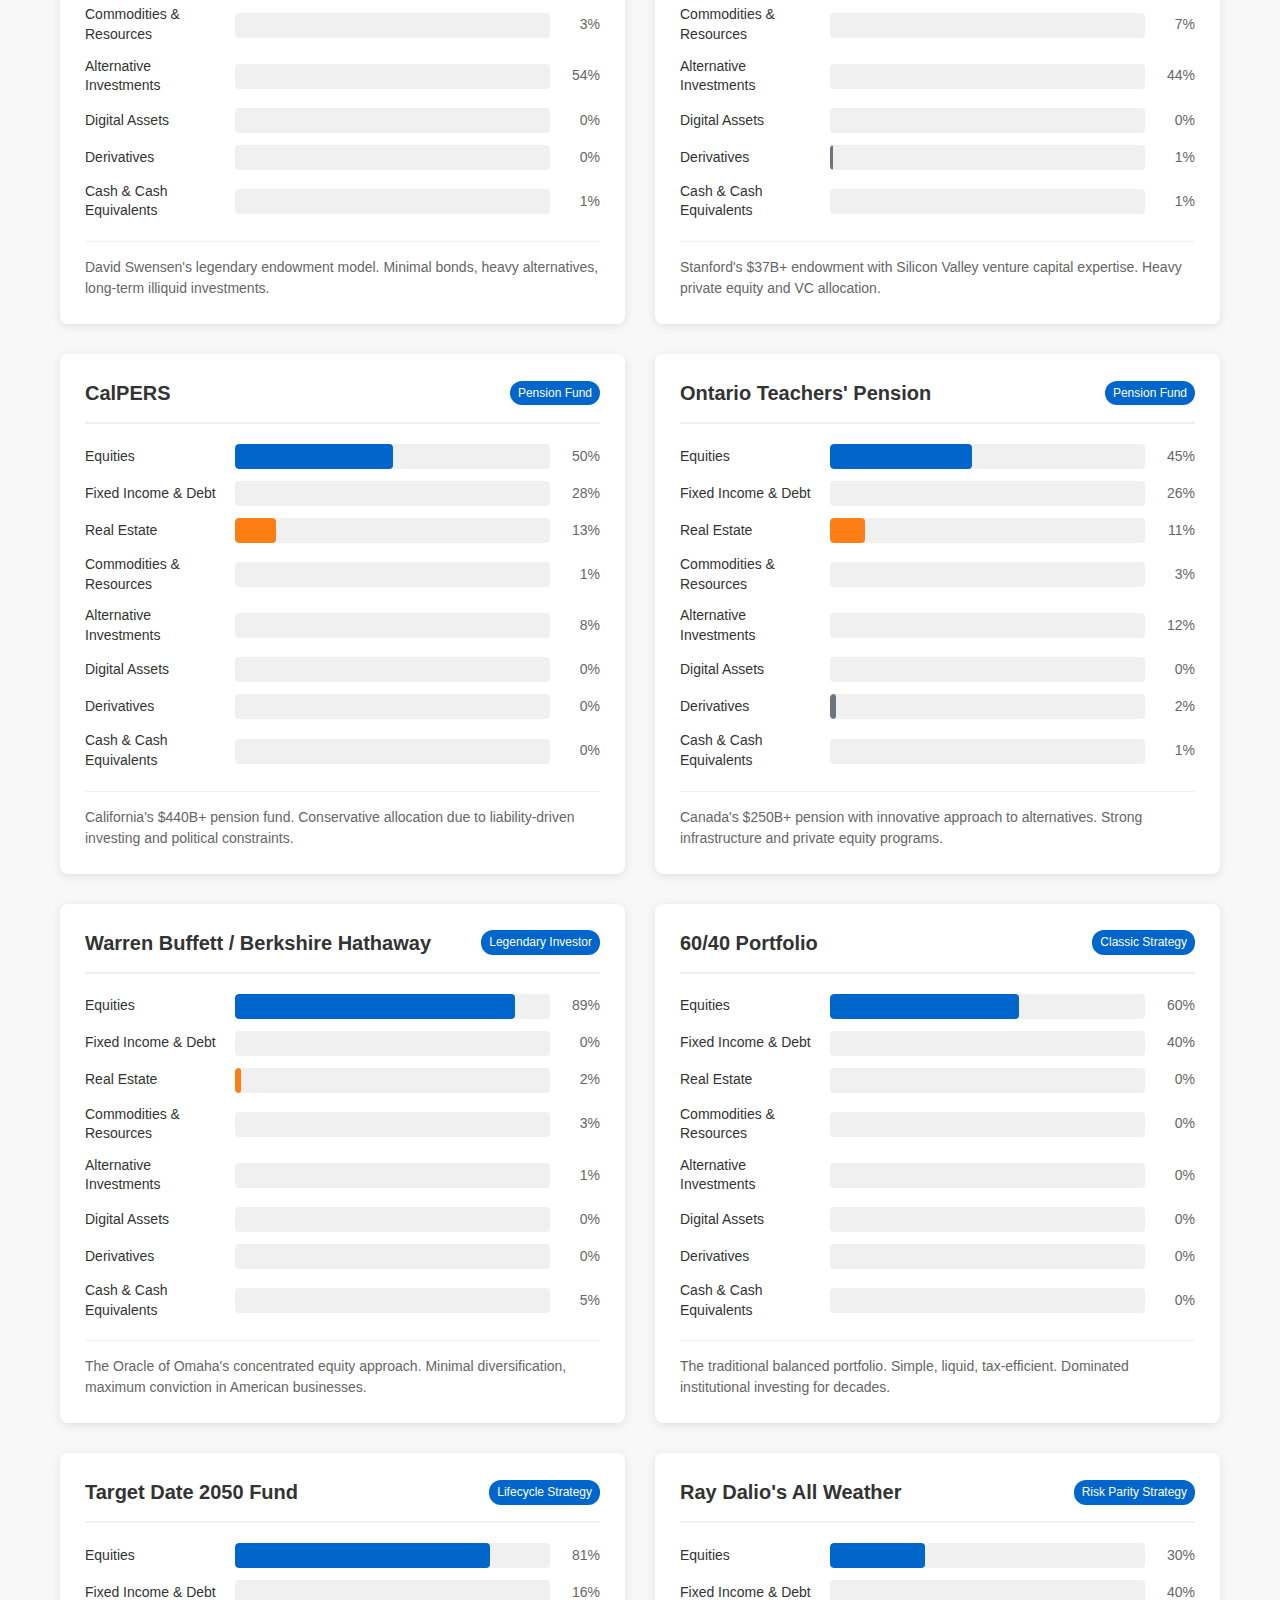
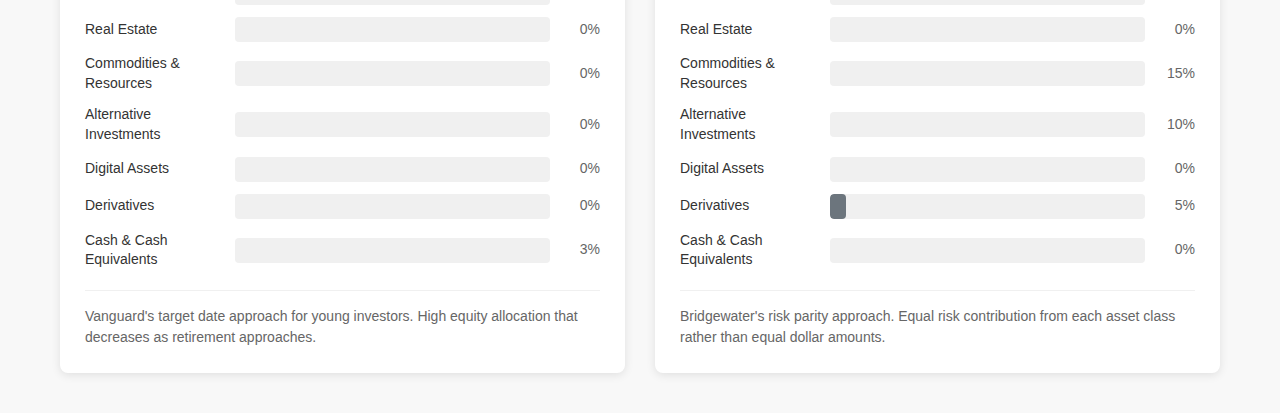
<file: allocations.html>
<!DOCTYPE html>
<html lang="en">
<head>
    <meta charset="UTF-8">
    <meta name="viewport" content="width=device-width, initial-scale=1.0">
    <title>Allocations - Investment Catalog</title>
    <link rel="stylesheet" href="styles.css">
    <style>
        .allocations-content {
            max-width: 1200px;
            margin: 0 auto;
            padding: 40px 20px;
        }
        
        .allocations-header {
            text-align: center;
            margin-bottom: 40px;
        }
        
        .allocations-header h1 {
            color: #0066cc;
            font-size: 2.5em;
            margin-bottom: 10px;
        }
        
        .allocations-header p {
            color: #666;
            font-size: 18px;
            max-width: 600px;
            margin: 0 auto;
        }
        
        .investor-grid {
            display: grid;
            grid-template-columns: repeat(auto-fit, minmax(400px, 1fr));
            gap: 30px;
            margin-top: 40px;
        }
        
        .investor-card {
            background: white;
            border-radius: 8px;
            padding: 25px;
            box-shadow: 0 2px 10px rgba(0,0,0,0.1);
            transition: transform 0.2s ease, box-shadow 0.2s ease;
        }
        
        .investor-card:hover {
            transform: translateY(-5px);
            box-shadow: 0 4px 20px rgba(0,0,0,0.15);
        }
        
        .investor-header {
            display: flex;
            justify-content: space-between;
            align-items: center;
            margin-bottom: 20px;
            padding-bottom: 15px;
            border-bottom: 2px solid #f0f0f0;
        }
        
        .investor-name {
            font-size: 20px;
            font-weight: bold;
            color: #333;
        }
        
        .investor-type {
            background: #0066cc;
            color: white;
            padding: 4px 8px;
            border-radius: 12px;
            font-size: 12px;
            font-weight: 500;
        }
        
        .allocation-chart {
            margin: 20px 0;
        }
        
        .allocation-bar {
            display: flex;
            align-items: center;
            margin-bottom: 12px;
        }
        
        .allocation-label {
            width: 140px;
            font-size: 14px;
            color: #333;
            font-weight: 500;
        }
        
        .allocation-visual {
            flex: 1;
            height: 25px;
            background: #f0f0f0;
            border-radius: 4px;
            margin: 0 10px;
            position: relative;
            overflow: hidden;
        }
        
        .allocation-fill {
            height: 100%;
            border-radius: 4px;
            transition: width 0.8s ease;
        }
        
        .allocation-percentage {
            width: 40px;
            text-align: right;
            font-size: 14px;
            color: #666;
            font-weight: 500;
        }
        
        .investor-notes {
            margin-top: 15px;
            padding-top: 15px;
            border-top: 1px solid #f0f0f0;
            font-size: 14px;
            color: #666;
            line-height: 1.5;
        }
        
        /* Color scheme for different asset classes */
        .equities { background: #0066cc; }
        .fixed-income { background: #28a745; }
        .real-estate { background: #fd7e14; }
        .commodities { background: #6f42c1; }
        .alternatives { background: #e83e8c; }
        .digital-assets { background: #20c997; }
        .derivatives { background: #6c757d; }
        .cash { background: #ffc107; }
        
        @media (max-width: 768px) {
            .investor-grid {
                grid-template-columns: 1fr;
                gap: 20px;
            }
            
            .allocation-label {
                width: 100px;
                font-size: 12px;
            }
        }
    </style>
</head>
<body>
    <header class="header">
        <div class="container">
            <div class="header-content">
                <div class="logo">Investment Catalog</div>
                <nav class="nav">
                    <a href="index.html" class="nav-link">Home</a>
                    <a href="allocations.html" class="nav-link active">Allocations</a>
                    <a href="about.html" class="nav-link">About</a>
                </nav>
            </div>
            <div class="tagline">Complete directory of investment opportunities and vehicles</div>
        </div>
    </header>

    <div class="allocations-content">
        <div class="allocations-header">
            <h1>How the Smart Money Allocates</h1>
            <p>See how sovereign wealth funds, endowments, pension funds, and legendary investors actually deploy their capital across asset classes.</p>
        </div>
        
        <div class="investor-grid" id="investorGrid">
            <!-- Cards will be populated by JavaScript -->
        </div>
    </div>

    <script src="allocations.js"></script>
</body>
</html>
</file>
<file: styles.css>
/* Minimalist styling with additions for table and filters */
* {
    margin: 0;
    padding: 0;
    box-sizing: border-box;
}

body {
    font-family: Arial, sans-serif;
    background: #f8f8f8;
    color: #333;
    line-height: 1.4;
}

.header {
    background: white;
    border-bottom: 1px solid #ddd;
    padding: 20px 0;
    position: sticky;
    top: 0;
    z-index: 100;
}

.container {
    max-width: 1200px;
    margin: 0 auto;
    padding: 0 20px;
}

.header-content {
    display: flex;
    justify-content: space-between;
    align-items: center;
}

.logo {
    font-size: 24px;
    font-weight: bold;
    color: #0066cc;
}

.nav {
    display: flex;
    gap: 30px;
}

.nav-link {
    color: #333;
    text-decoration: none;
    font-weight: 500;
    font-size: 16px;
    padding: 8px 16px;
    border-radius: 4px;
    transition: all 0.2s ease;
}

.nav-link:hover {
    background: #f0f0f0;
    color: #0066cc;
}

.nav-link.active {
    background: #0066cc;
    color: white;
}

.tagline {
    font-size: 14px;
    color: #666;
    margin-top: 10px;
}

.main-content {
    display: flex;
    min-height: calc(100vh - 80px);
}

.sidebar {
    width: 300px;
    background: white;
    border-right: 1px solid #ddd;
    padding: 20px 0;
    overflow-y: auto;
    flex-shrink: 0;
}

.content-area {
    flex: 1;
    padding: 20px;
    background: #f8f8f8;
    overflow-x: auto; /* Ensure table is scrollable on small screens */
}

.category {
    margin-bottom: 5px;
}

.category-header {
    padding: 12px 20px;
    background: #f0f0f0;
    border: none;
    width: 100%;
    text-align: left;
    cursor: pointer;
    font-weight: bold;
    color: #333;
    display: flex;
    justify-content: space-between;
    align-items: center;
    transition: background 0.2s;
}

.category-header:hover {
    background: #e0e0e0;
}

.category-header.active {
    background: #0066cc;
    color: white;
}

.subcategory-list {
    display: none;
    background: white;
}

.subcategory-list.active {
    display: block;
}

.subcategory {
    padding: 8px 40px;
    cursor: pointer;
    border-bottom: 1px solid #f0f0f0;
    transition: background 0.2s;
}

.subcategory:hover {
    background: #f0f0f0;
}

.subcategory.selected {
    background: #e6f3ff;
    color: #0066cc;
    font-weight: bold;
}

.breadcrumb {
    background: white;
    padding: 15px;
    border-radius: 4px;
    margin-bottom: 20px;
    font-size: 14px;
    color: #666;
    display: flex;
    justify-content: space-between;
    align-items: center;
}

.breadcrumb-counter {
    background: #f0f0f0;
    padding: 4px 8px;
    border-radius: 12px;
    font-size: 12px;
    color: #666;
    font-weight: 500;
}

/* Filter Styles */
#filters {
    background: white;
    padding: 15px;
    border-radius: 4px;
    margin-bottom: 20px;
    display: flex;
    gap: 20px;
    align-items: center;
    flex-wrap: wrap;
}

#filters label {
    font-weight: bold;
    font-size: 14px;
}

#filters select, #filters button {
    padding: 8px 12px;
    border-radius: 4px;
    border: 1px solid #ddd;
    background: #fff;
    font-size: 14px;
}

#filters button {
    cursor: pointer;
    background: #e0e0e0;
}
#filters button:hover {
    background: #d0d0d0;
}

/* Table Styles */
.table-container {
    width: 100%;
    background: white;
    border: 1px solid #ddd;
    border-radius: 4px;
}

table {
    width: 100%;
    border-collapse: collapse;
}

th, td {
    padding: 12px 15px;
    text-align: left;
    border-bottom: 1px solid #ddd;
}

thead th {
    background-color: #f0f0f0;
    font-weight: bold;
}

thead th.sortable {
    cursor: pointer;
}

thead th.sortable:hover {
    background-color: #e0e0e0;
}

thead th .sort-arrow {
    display: inline-block;
    margin-left: 5px;
    opacity: 0.5;
}

tbody tr:hover {
    background-color: #f8f8f8;
}

.sidebar-action {
    padding: 12px 20px;
    margin: 0 0 10px 0;
    background: #0066cc;
    color: white;
    font-weight: bold;
    text-align: center;
    cursor: pointer;
}
.sidebar-action:hover {
    background: #0055aa;
}

/* Modal Styles */
.modal {
    display: none;
    position: fixed;
    z-index: 1000;
    left: 0;
    top: 0;
    width: 100%;
    height: 100%;
    background-color: rgba(0, 0, 0, 0.5);
    animation: fadeIn 0.3s ease;
}

@keyframes fadeIn {
    from { opacity: 0; }
    to { opacity: 1; }
}

.modal-content {
    background-color: white;
    margin: 5% auto;
    padding: 0;
    border-radius: 8px;
    width: 90%;
    max-width: 600px;
    max-height: 80vh;
    overflow-y: auto;
    position: relative;
    animation: slideIn 0.3s ease;
}

@keyframes slideIn {
    from { 
        transform: translateY(-50px);
        opacity: 0;
    }
    to { 
        transform: translateY(0);
        opacity: 1;
    }
}

.close {
    position: absolute;
    top: 15px;
    right: 20px;
    color: #aaa;
    font-size: 28px;
    font-weight: bold;
    cursor: pointer;
    z-index: 1001;
}

.close:hover,
.close:focus {
    color: #000;
    text-decoration: none;
}

.modal-header {
    background: #f8f8f8;
    padding: 20px;
    border-bottom: 1px solid #ddd;
    display: flex;
    justify-content: space-between;
    align-items: center;
}

.modal-header h2 {
    margin: 0;
    color: #333;
    font-size: 24px;
}

.modal-icon {
    background: #0066cc;
    color: white;
    padding: 8px 12px;
    border-radius: 4px;
    font-weight: bold;
    font-size: 14px;
    font-family: monospace;
}

.modal-body {
    padding: 20px;
}

.modal-section {
    margin-bottom: 20px;
}

.modal-section h3 {
    color: #0066cc;
    margin-bottom: 8px;
    font-size: 16px;
    font-weight: bold;
}

.modal-section p {
    margin: 0;
    color: #333;
    line-height: 1.5;
}

.modal-grid {
    display: grid;
    grid-template-columns: 1fr 1fr;
    gap: 20px;
    margin-bottom: 20px;
}

@media (max-width: 600px) {
    .modal-grid {
        grid-template-columns: 1fr;
    }
    
    .modal-content {
        width: 95%;
        margin: 10% auto;
    }
}

/* Make table rows clickable */
tbody tr {
    cursor: pointer;
    transition: all 0.2s ease;
    position: relative;
}

tbody tr:hover {
    background-color: #f0f8ff !important;
    transform: translateY(-1px);
    box-shadow: 0 2px 8px rgba(0, 102, 204, 0.1);
}

tbody tr:hover td:first-child {
    color: #0066cc;
    text-decoration: underline;
    font-weight: 500;
}
</file>
